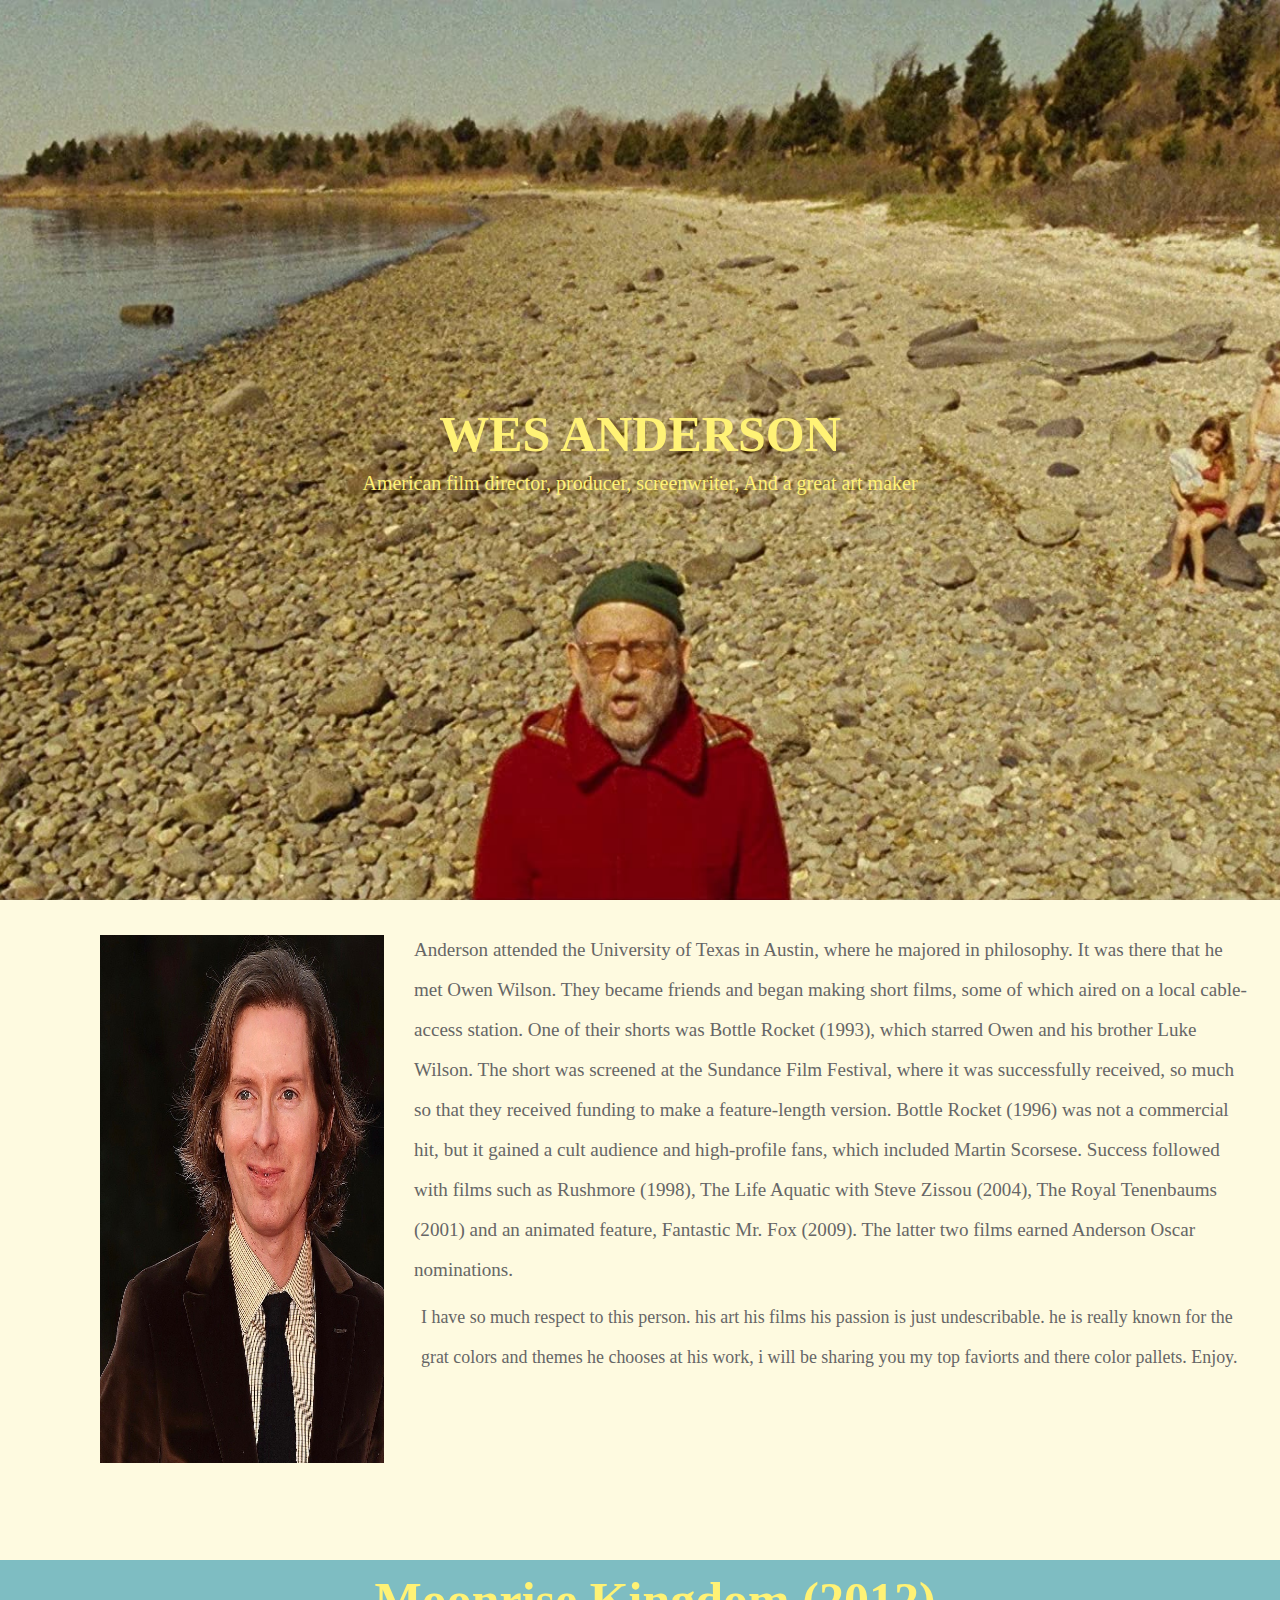
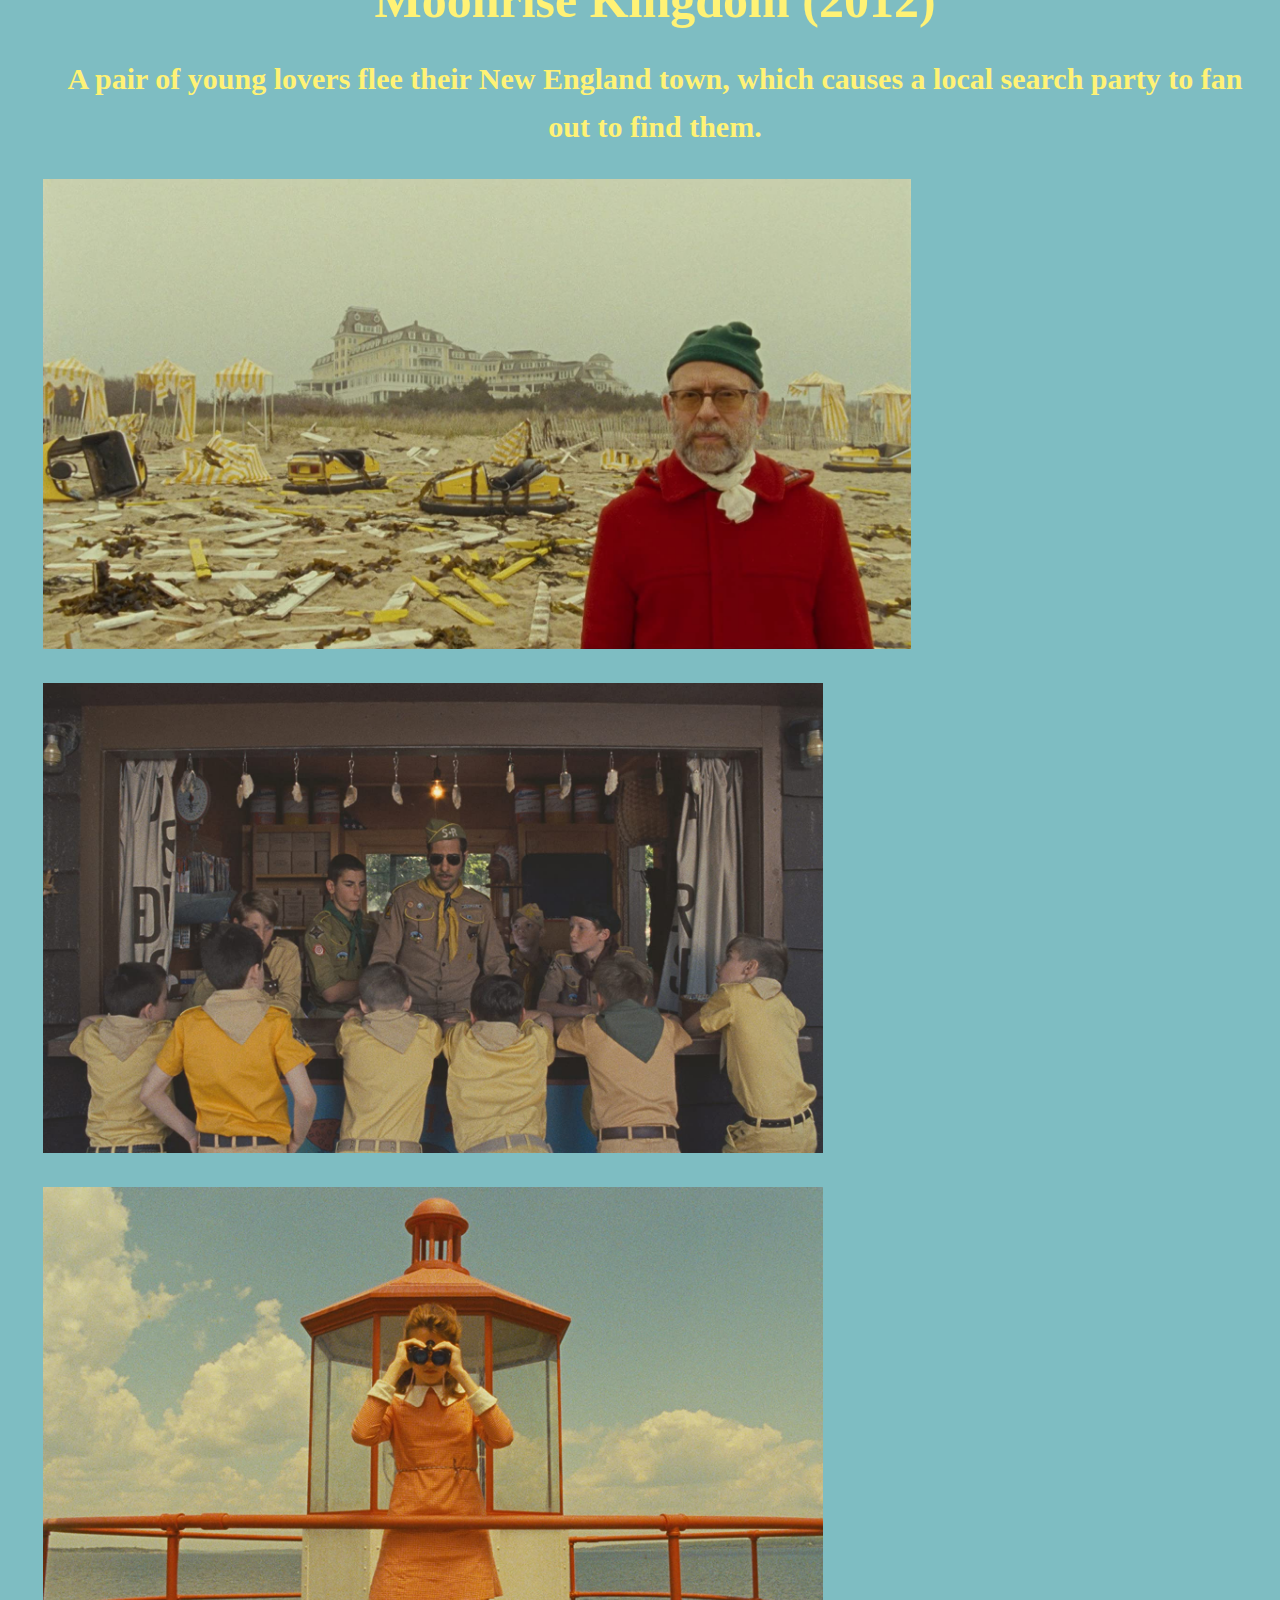
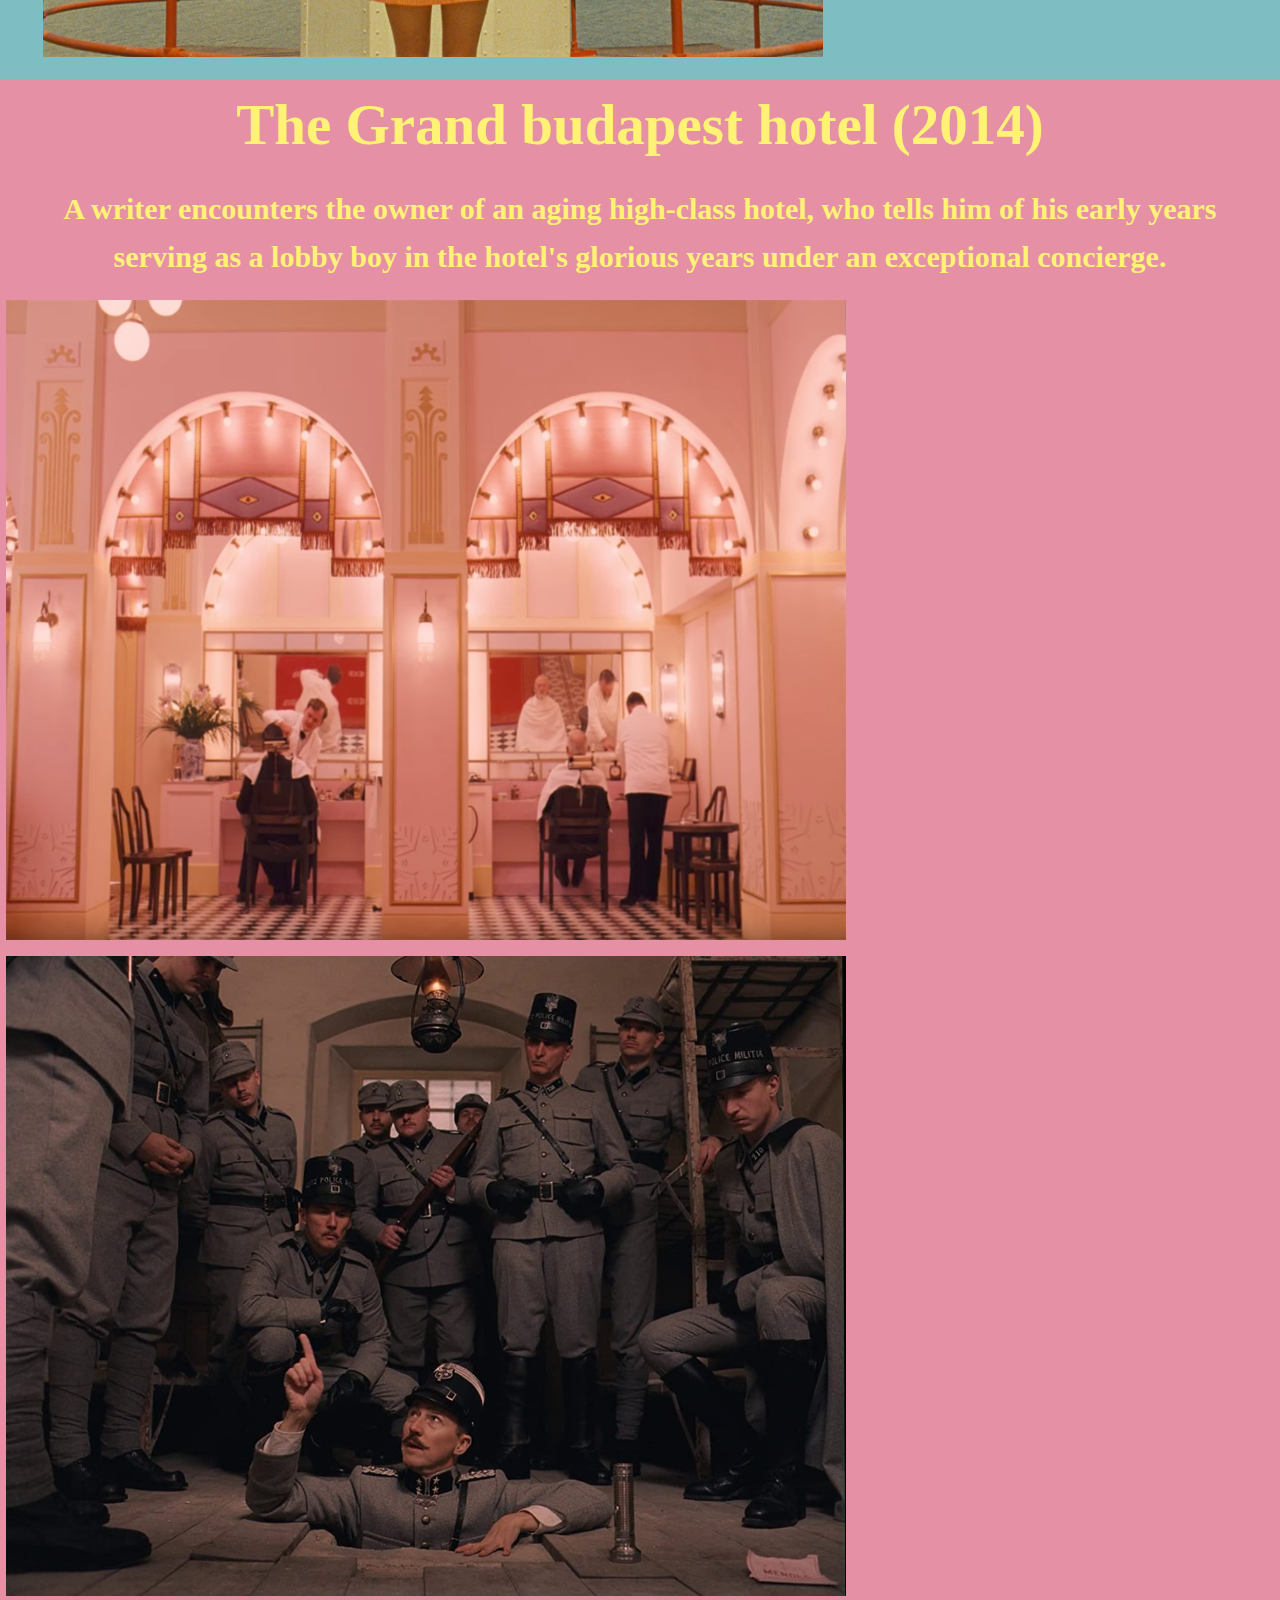
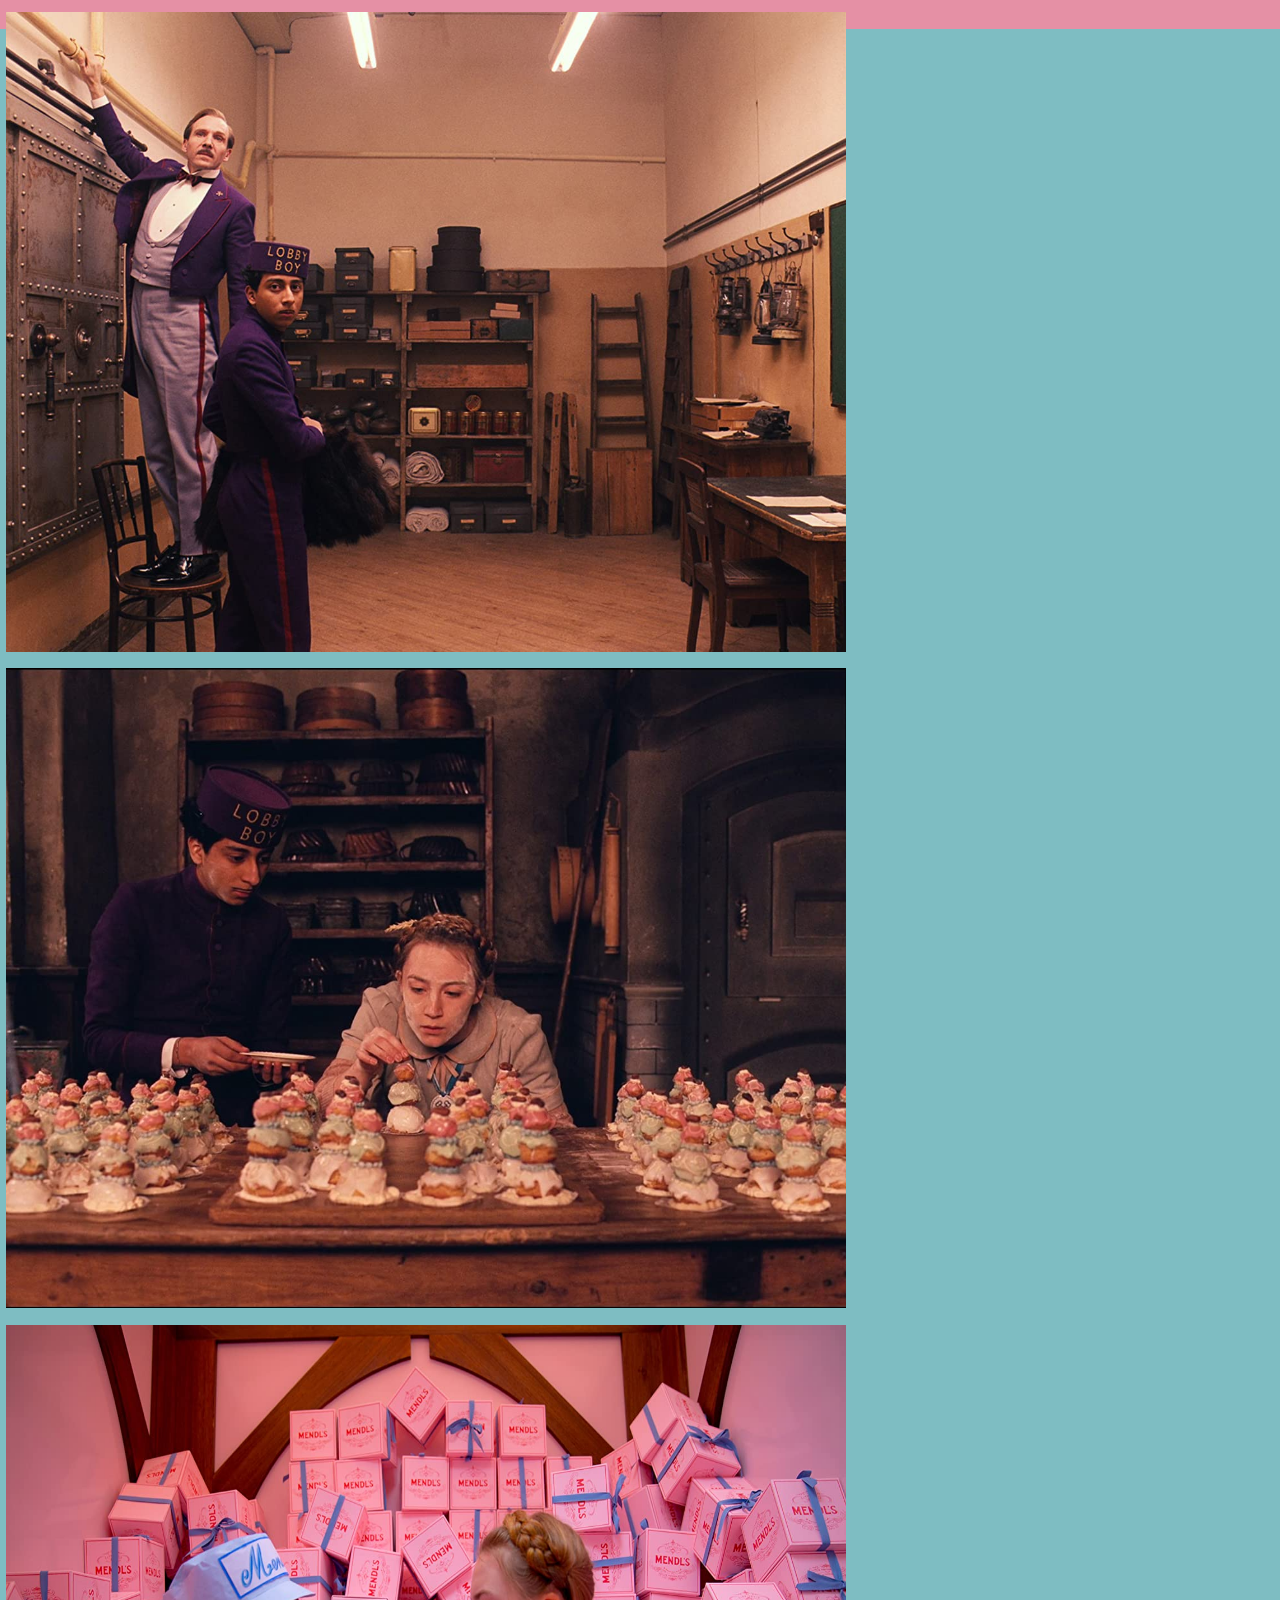
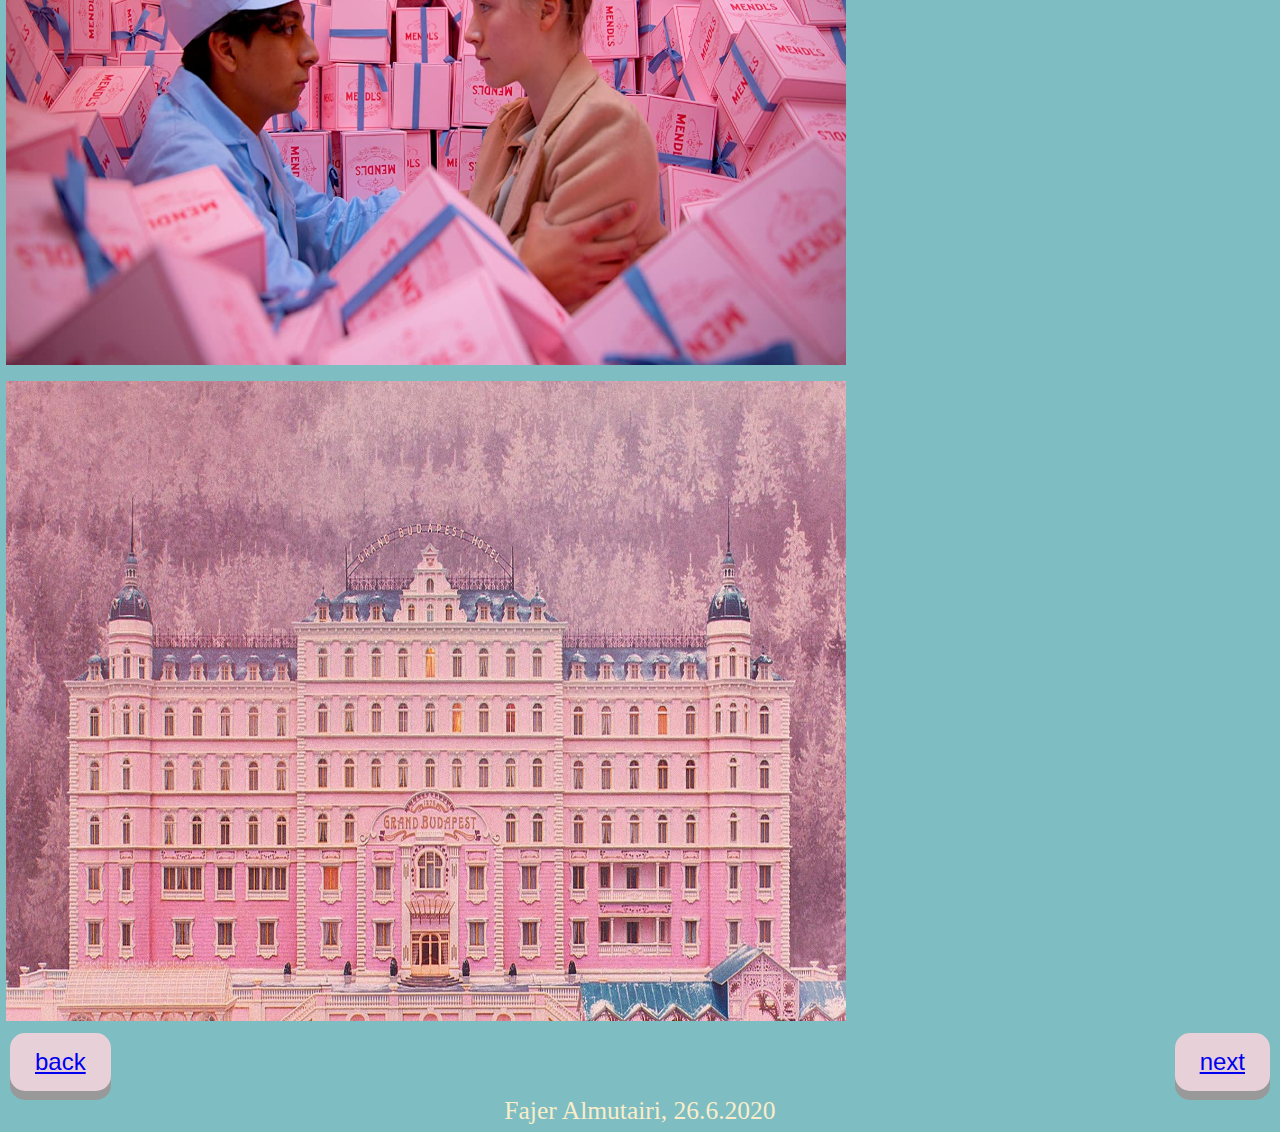
<file: index2.html>
<!DOCTYPE html>
<html lang="en">
<head>
    <meta charset="UTF-8">
    <meta name="viewport" content="width=device-width, initial-scale=1.0">
    <link rel="stylesheet" href=""> 
    <title> SHOWTIME-2</title>
    <link rel="stylesheet" href="style2.css"  href="https://cdnjs.cloudflare.com/ajax/libs/font-awesome/4.7.0/css/font-awesome.min.css"  >
</head>
<body>
  
  <div class="container">  

    <div class="showcase">
        <h1>WES ANDERSON  </h1>
        <p> American film director, producer, screenwriter, And a great art maker  </p>
    </div>
   <div class="container-1">
      <div class="box-1">
     <img src="./weshimself.jpg" class="himself" > 
     </div>
     <div class="bp1p1"> 
     <p>Anderson attended the University of Texas in Austin, where he majored in philosophy. It was there that he met Owen Wilson. They became friends and began making short films, some of which aired on a local cable-access station. One of their shorts was Bottle Rocket (1993), which starred Owen and his brother Luke Wilson. The short was screened at the Sundance Film Festival, where it was successfully received, so much so that they received funding to make a feature-length version. Bottle Rocket (1996) was not a commercial hit, but it gained a cult audience and high-profile fans, which included Martin Scorsese.

      Success followed with films such as Rushmore (1998), The Life Aquatic with Steve Zissou (2004), The Royal Tenenbaums (2001) and an animated feature, Fantastic Mr. Fox (2009). The latter two films earned Anderson Oscar nominations.
     </p>
     <p class="p2">  I have so much respect to this person. his art his films his passion is just undescribable. he is really known for the grat colors and themes he chooses at his work, i will be sharing you my top faviorts and there color pallets. Enjoy. </p>
     </div>
 </div>
  </div>
<div class="container-2"> 
  <h2> Moonrise Kingdom (2012) </h2>
  <h4>A pair of young lovers flee their New England town, which causes a local search party to fan out to find them.</h4>
  <div>
   <img src="./wesking2.jpg">
      <img src="./weskingdom2.jpg">
  <img src="./weskingdom.jpg">
</div>
</div>
<div class="container-3">
<h2>The Grand budapest hotel (2014) </h2>
<h4>A writer encounters the owner of an aging high-class hotel, who tells him of his early years serving as a lobby boy in the hotel's glorious years under an exceptional concierge. </h4>
<div>
<img src="./weshotel.jpg">
<img src="./weshotel10.jpg">
 <img src="./weshotel4.jpg">
<img src="./weshotel12.jpg">
<img src="./weshotel5.jpg">
<img src="./weshotel13.jpg">
</div>
</div>

  
 <button class="button button4"><a href="./index.html" target="_blank">back</a></button>
    <button class="button button42"> <a href="./index3.html" target="_blank">next</a></button> 
  <footer>Fajer Almutairi, 26.6.2020</footer> 


 

 

</body>
</html>
</file>
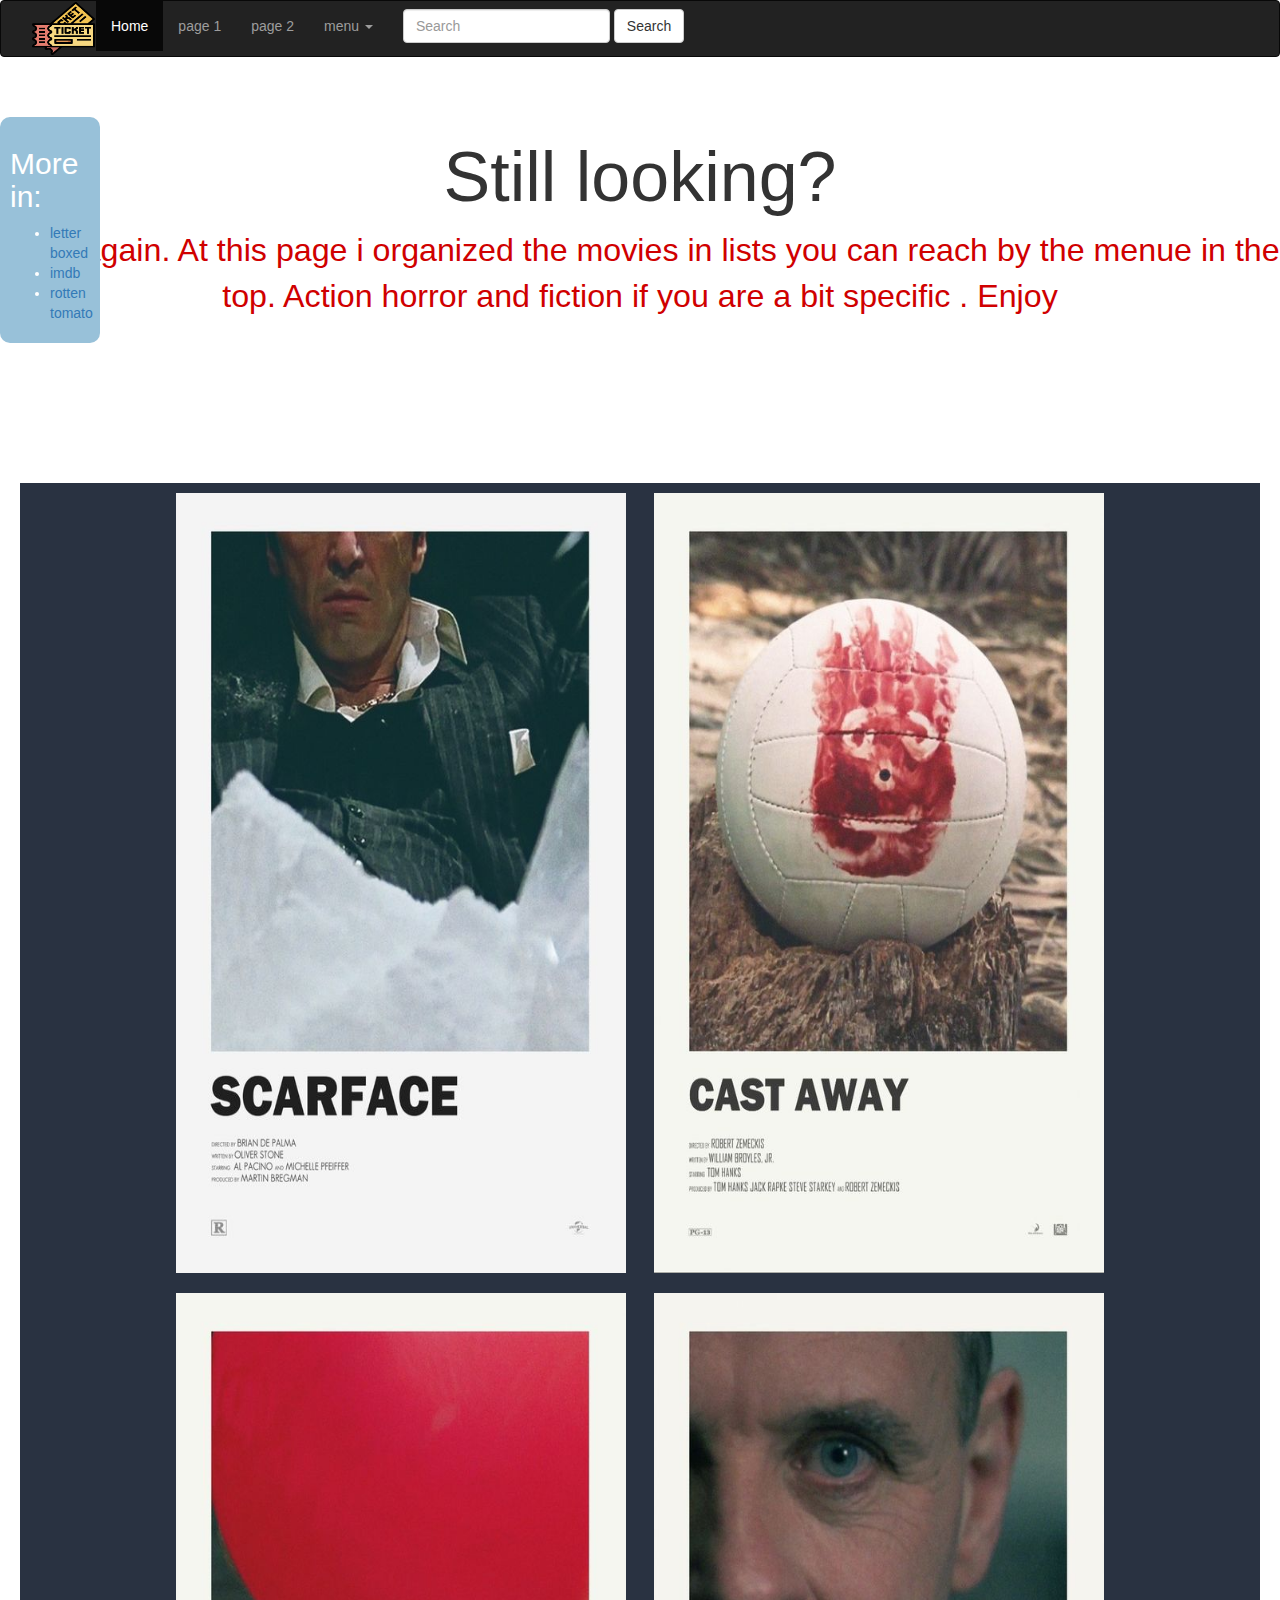
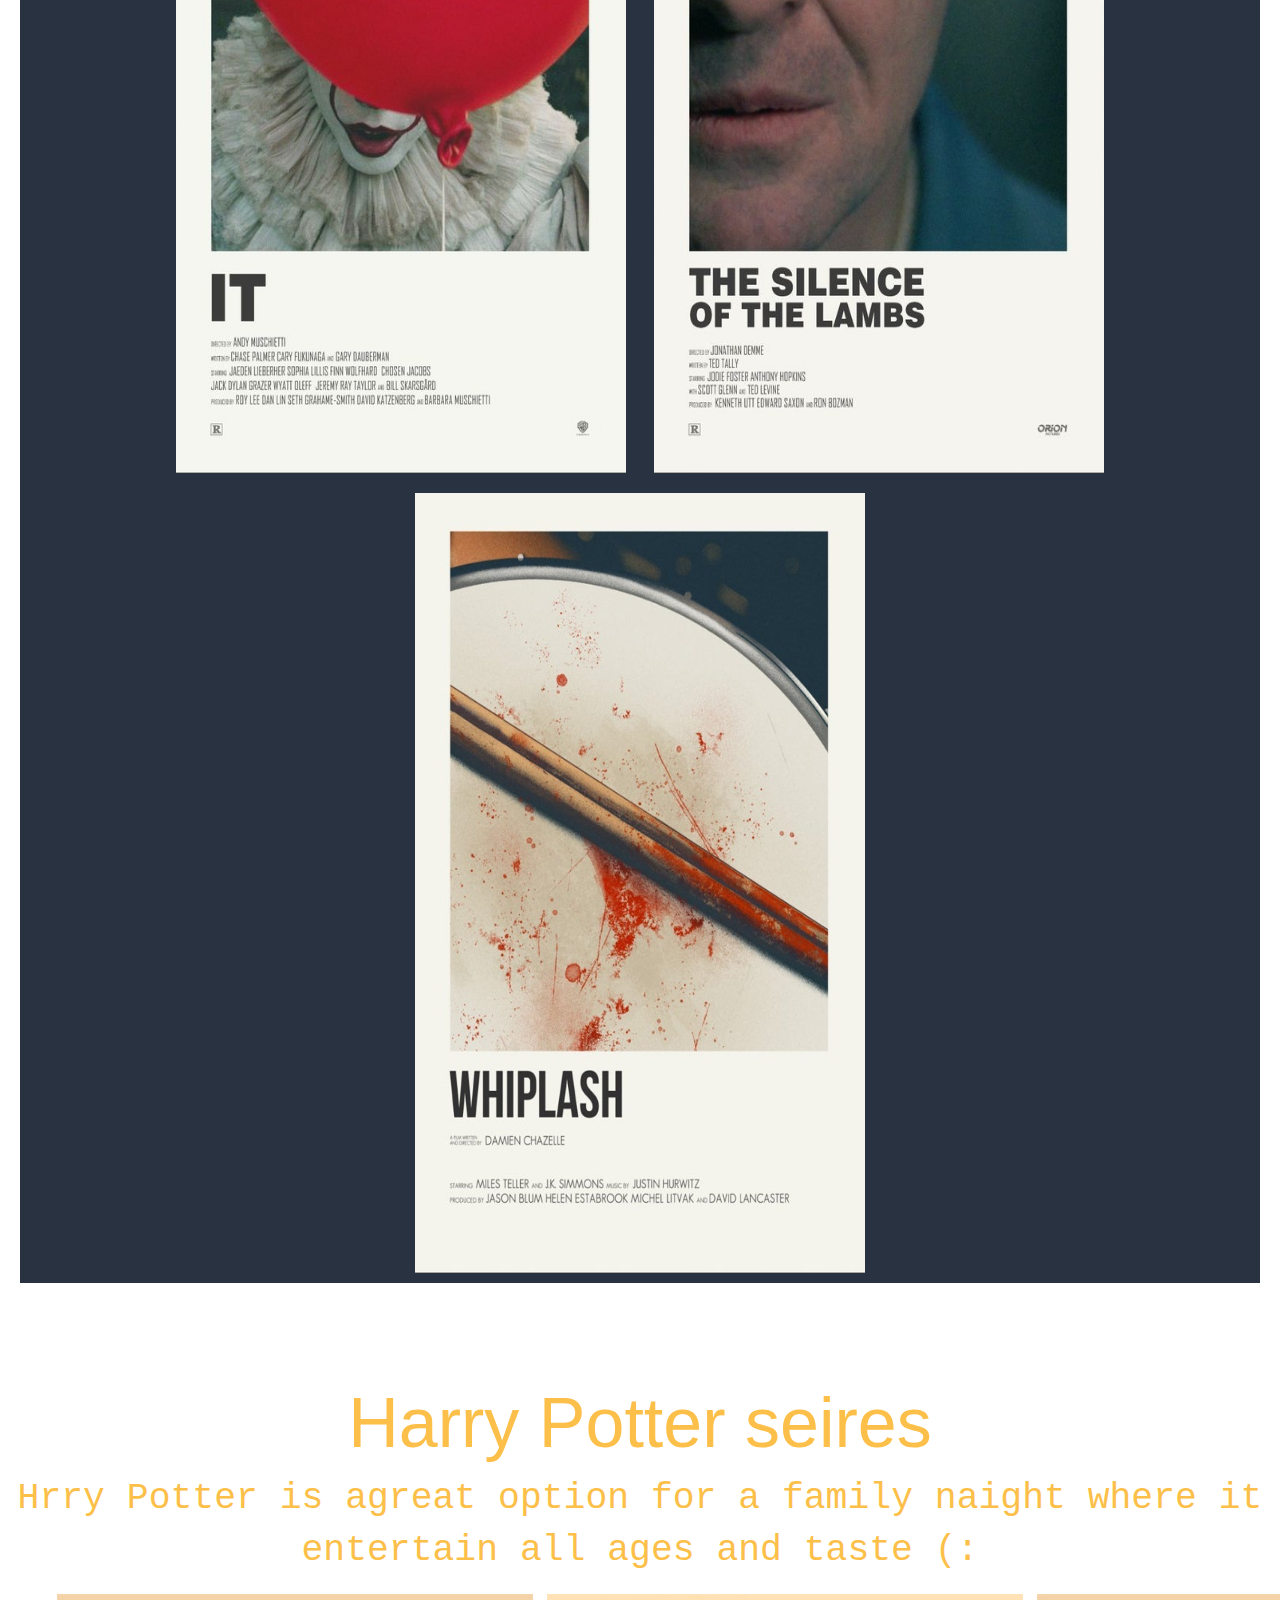
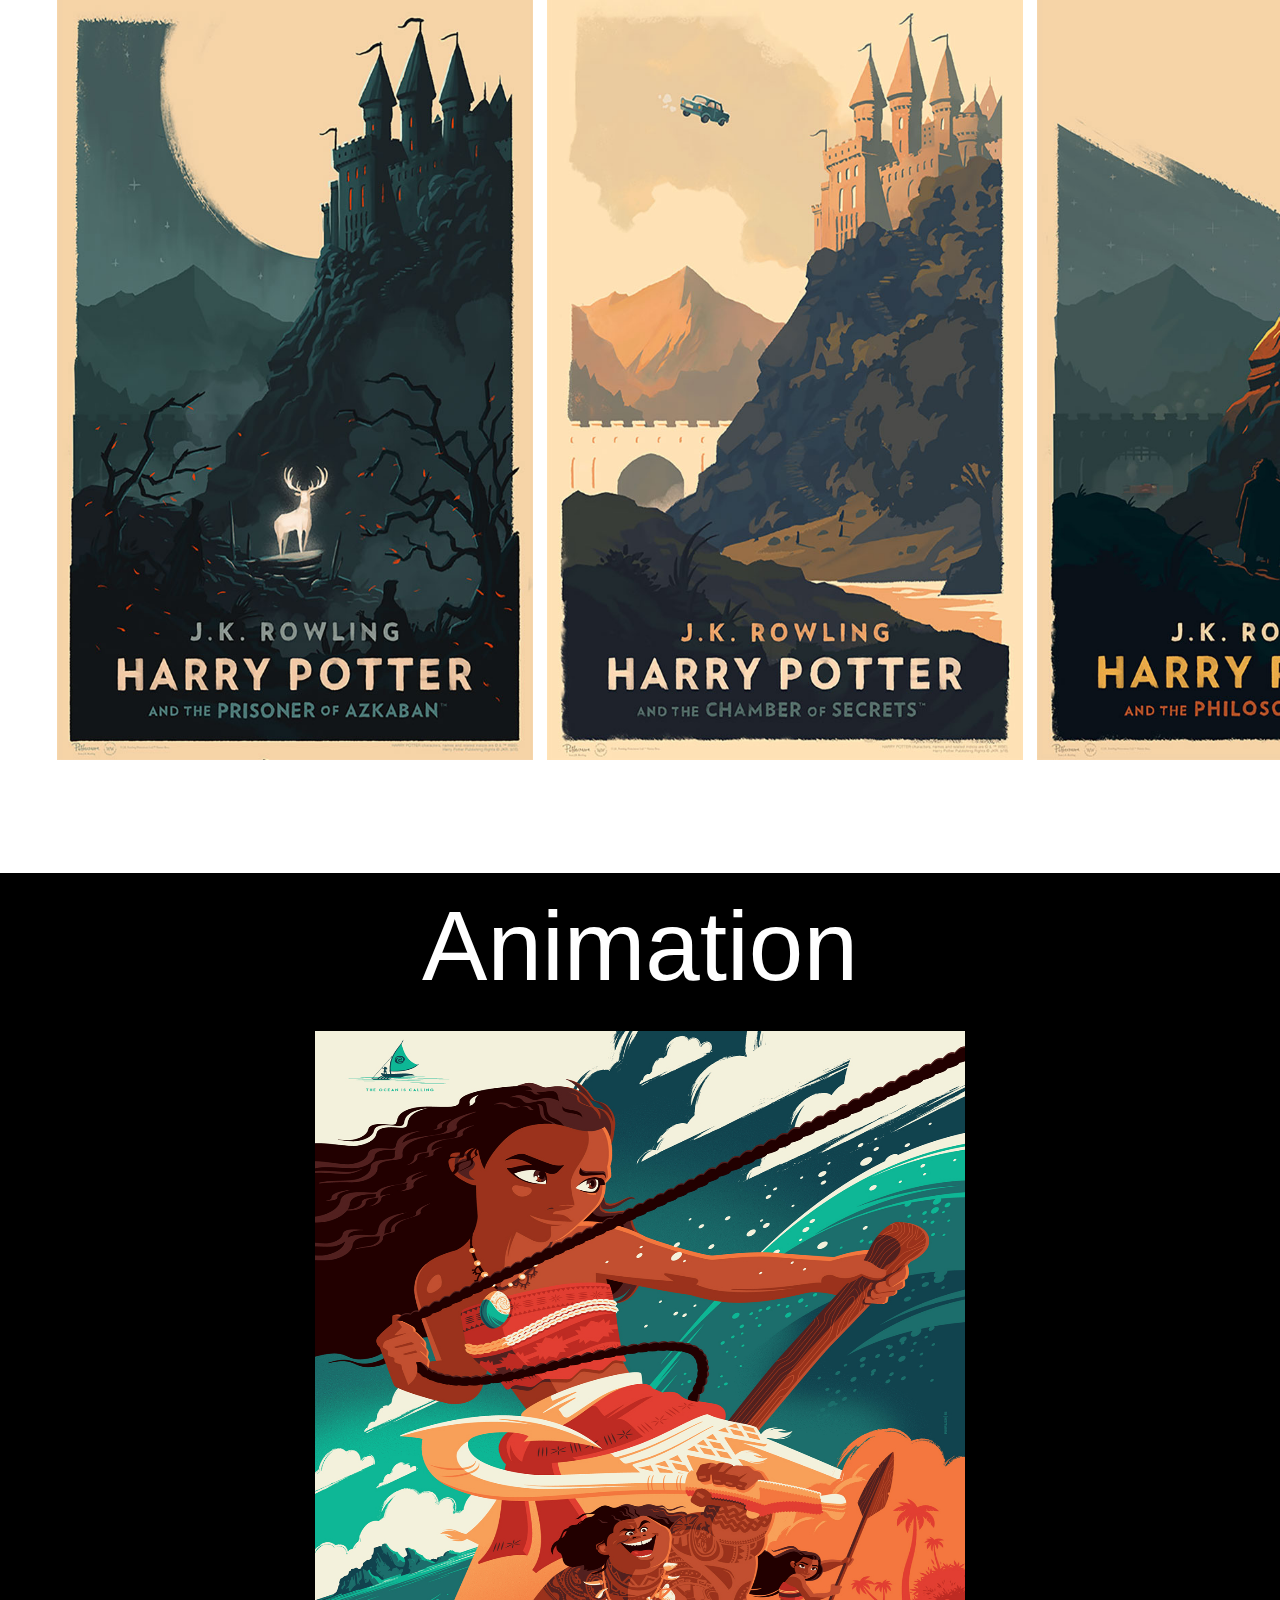
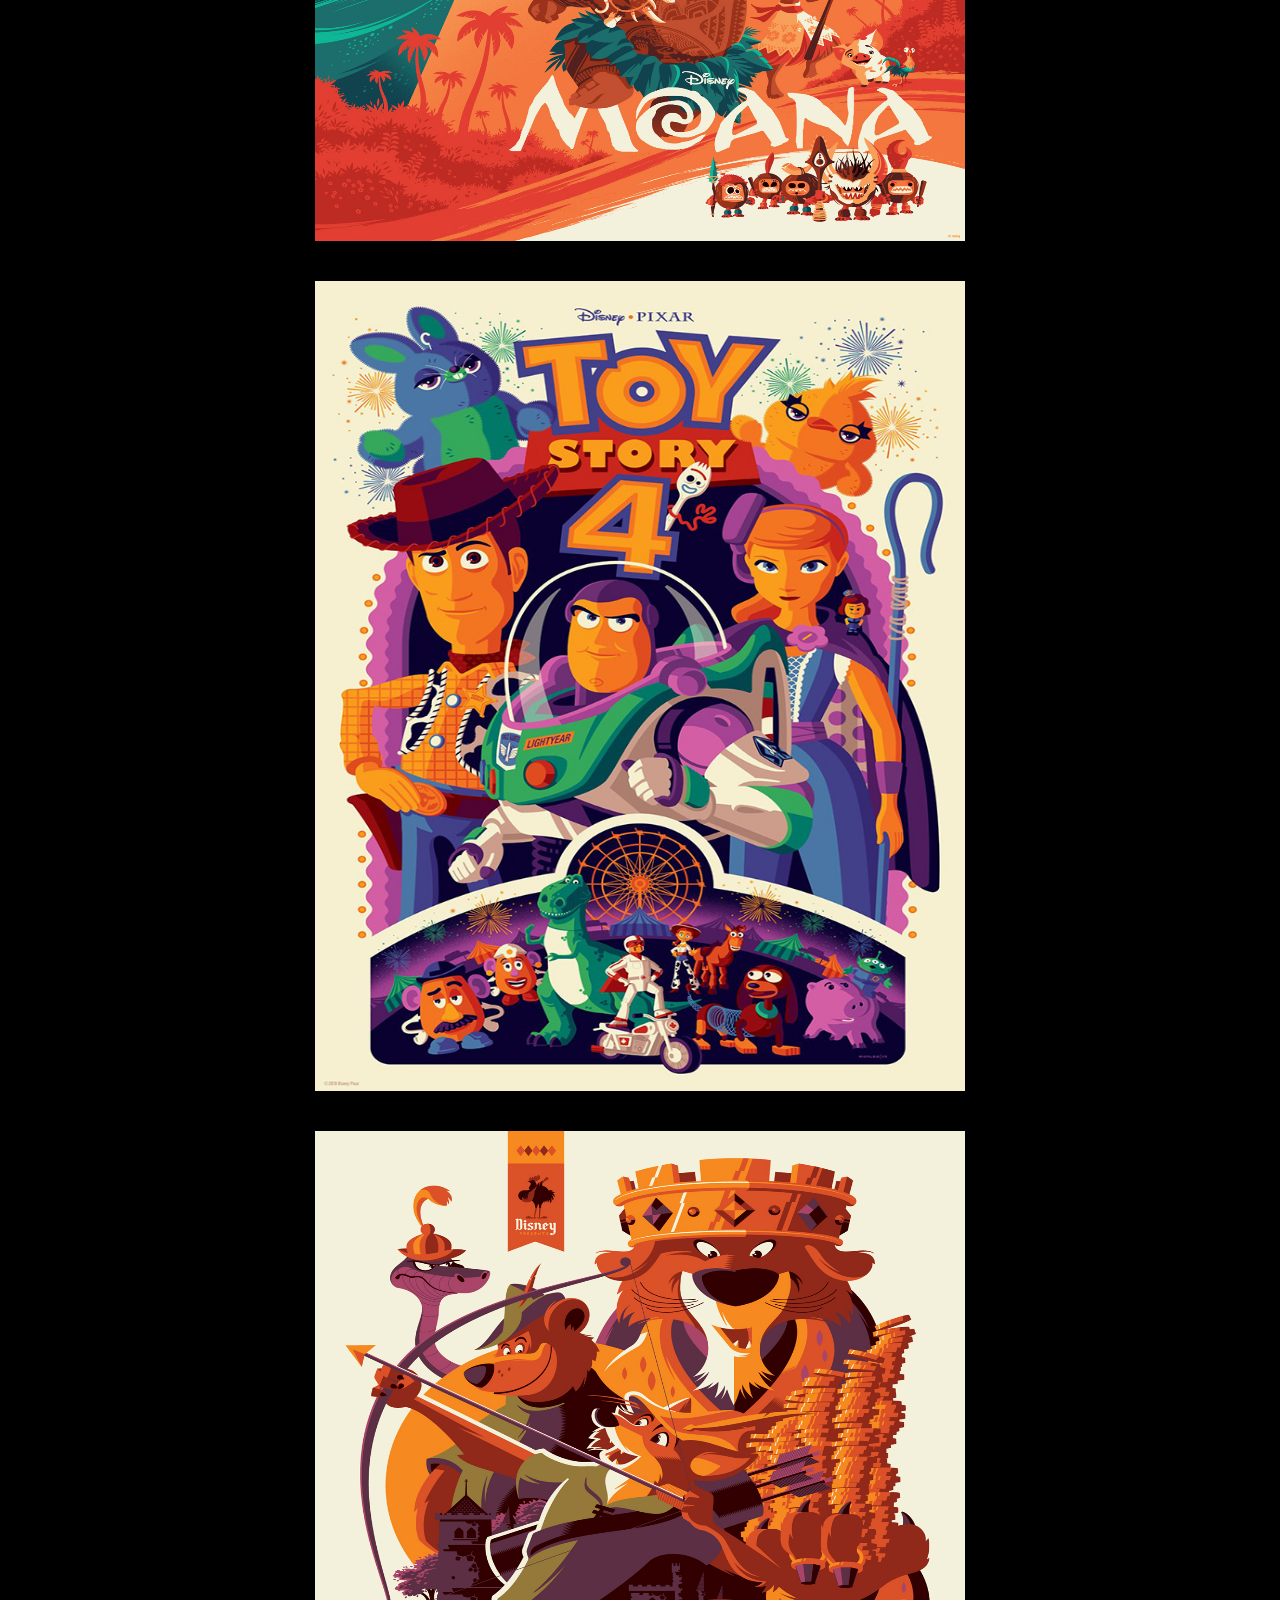
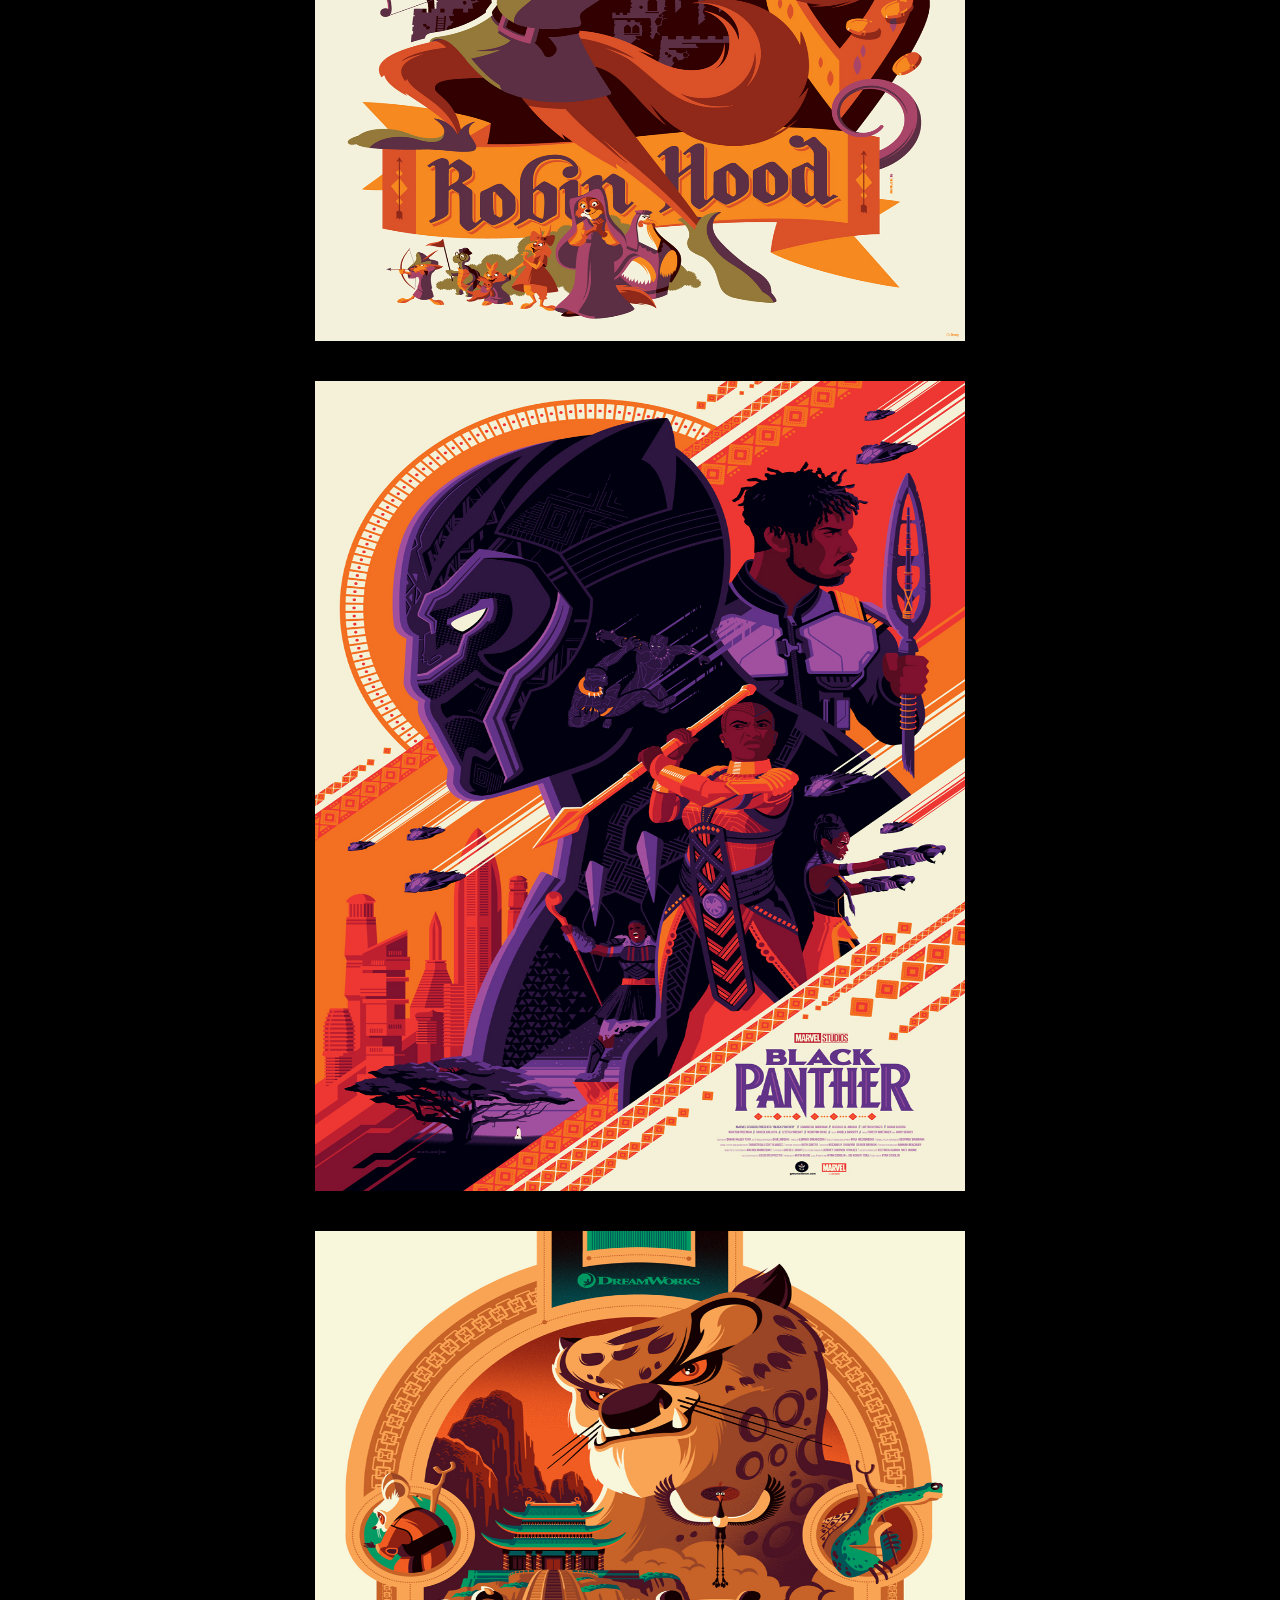
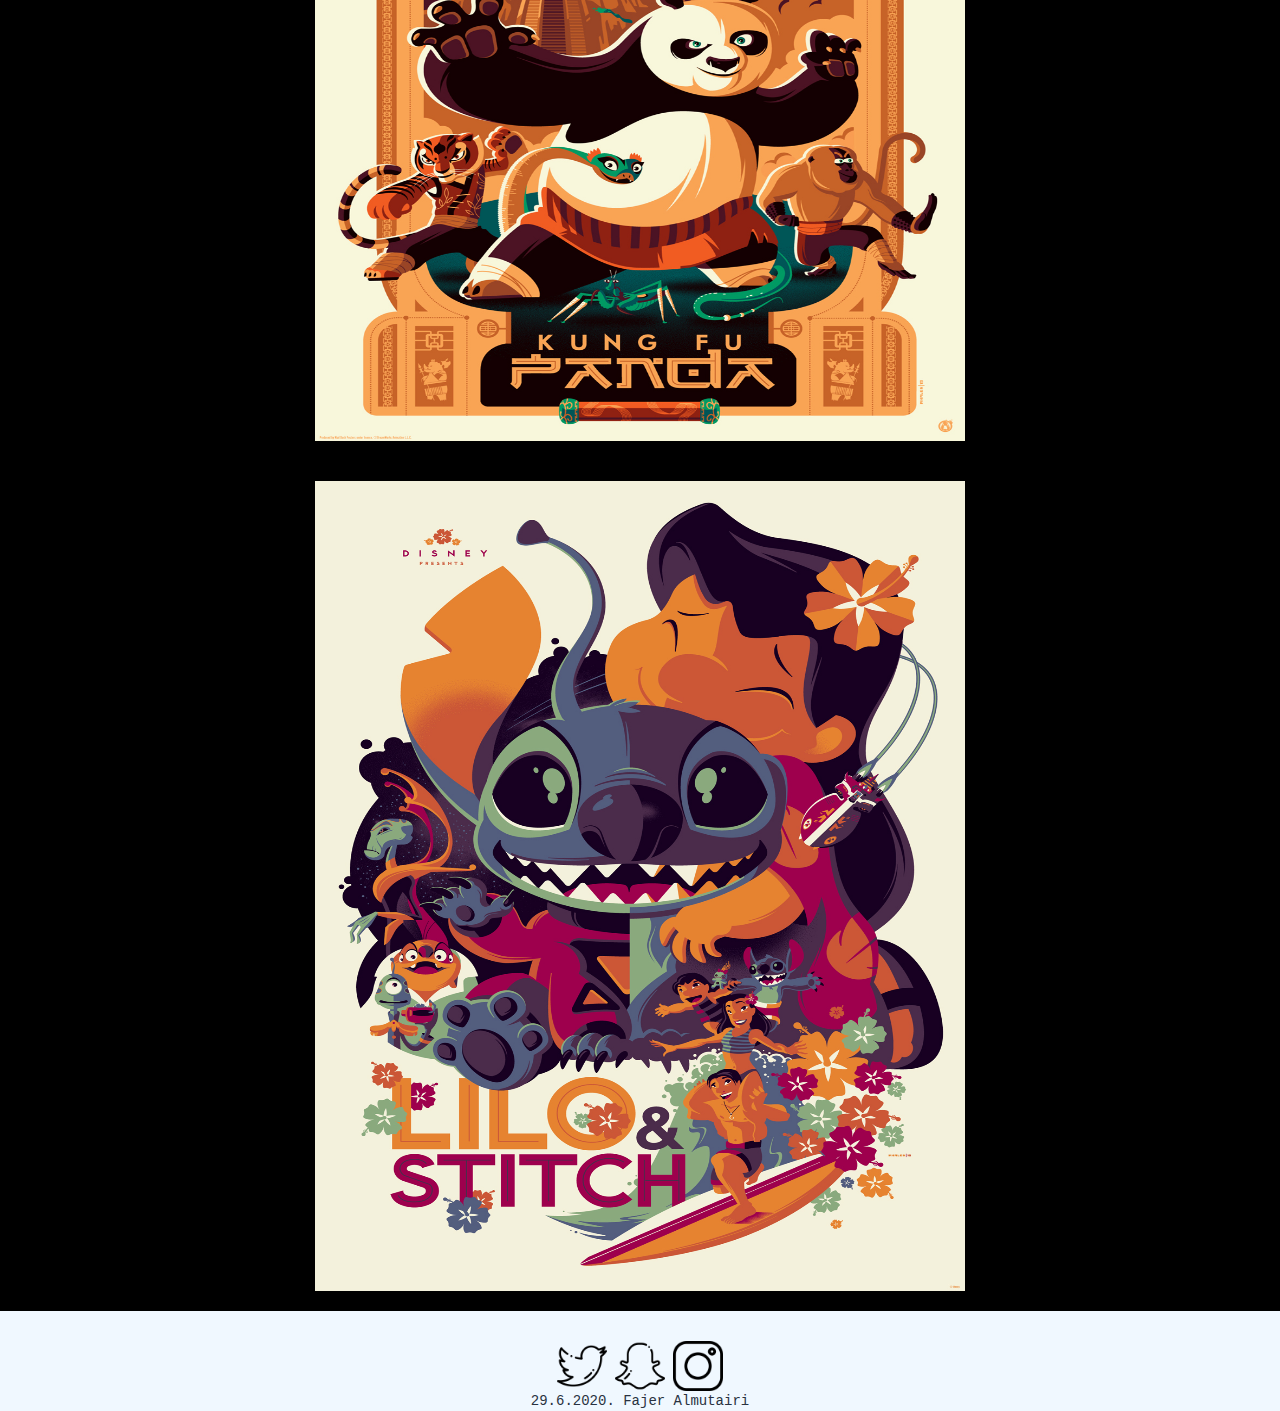
<file: index3.html>
<!DOCTYPE html>
<html lang="en">
<head>
    <meta charset="UTF-8">
    <meta name="viewport" content="width=device-width, initial-scale=1.0">
    <title>showtim3</title>
    <link rel="stylesheet" href="./style3.css"   >
    <link rel="stylesheet" href="https://maxcdn.bootstrapcdn.com/bootstrap/3.4.1/css/bootstrap.min.css">
    <script src="https://ajax.googleapis.com/ajax/libs/jquery/3.5.1/jquery.min.js"></script>
    <script src="https://maxcdn.bootstrapcdn.com/bootstrap/3.4.1/js/bootstrap.min.js"></script>

</head>
<body>

    <!-- nav bar -->
    <nav class="navbar navbar-inverse">
        <div class="container-fluid">
          <div class="navbar-header">
           <logo> <img src="ticket. icon.png"></logo>    
            <a class="navbar-brand" href="#"></a>
          </div>
         
          <ul class="nav navbar-nav">
            <li class="active"><a href="#">Home</a></li>
            <li><a href="#">page 1</a></li>
            <li><a href="#"> page 2</a></li>
            <li class="dropdown"><a class="dropdown-toggle" data-toggle="dropdown" href="#">menu <span class="caret"></span></a>
              <ul class="dropdown-menu">
                <li><a href="#hror">horror</a></li>
                <li><a href="#fiction">fiction</a></li>
                <li><a href="#animation"> animation</a></li>
              </ul>
            </li>
        
          </ul>
          </ul>
          <form class="navbar-form navbar-left" action="/action_page.php">
            <div class="form-group">
              <input type="text" class="form-control" placeholder="Search" name="search">
            </div>
            <button type="submit" class="btn btn-default" >Search</button>
          </form>
        </div>
      </nav>
<!-- sidebar -->
<div class="sidebar" >

  <h2>More in:</h2>
  <ul>
      <li><a href="https://letterboxd.com">letter
        boxed</a></li>
      <li><a href="https://www.imdb.com">imdb</a></li>
      <li><a href="https://www.rottentomatoes.com">rotten
        tomato</a></li>
  </ul>
</div>
<!-- header -->
<header class="text-pop-up-top"> Still looking? </header>
<p class="headerp"> Hello again. At this page i organized the movies in lists you can reach by the menue in the top. Action horror and fiction if you are a bit specific . Enjoy</p>
     <!-- هني لان النافبار يوهق سويت بوكس كبير حقهم كلهم عشان اقدر اتحكم بدون لا يعكرها  -->
<!-- flexbox -->
      <div class="container-1">
        <h2 id="hror">Horror movies </h2>
       
  <div class="container1-1" >
    <img src="./0114f5e89e62bf8d298c0403becd1c6d.jpg"> 
    <img src="./83f1f8429b535a5394f3e78c831fa400.jpg"> 
    <img src="./it.jpg">
   <img src="./705e3606d6431e7486213b2897d13b39.jpg">
    <img src="./whiplash.jpg">
  </div>
    <!-- container2 -->
  <div class="bg-pan-left" > 
    <header class="harryheader" id="fiction"> Harry Potter seires </header>
    <p class="harryp">
      Hrry Potter is agreat option for a family naight where it entertain all ages and taste (:
    </p>
    <div class="harry-potter">
<img src="./harry-potter-book-covers-illustration-olly-moss-1.jpg">
<img src="./harry-potter-book-covers-illustration-olly-moss-2.jpg">
<img src="./harry-potter-book-covers-illustration-olly-moss-3.jpg">
<img src="./harry-potter-book-covers-illustration-olly-moss-4.jpg">
<img src="./harry-potter-book-covers-illustration-olly-moss-6.jpg">
</div>
 
  </div>
<div class="container-3">
  <h2 id="animation"> Animation </h2>
  <div class="container-3-1">
  <img src="./moana1.jpg">
  <img src="./toy story.jpg">
   <img src="./robinhood.jpg">
  <img src="./black panther.jpg">
  <img src="./kung fu.jpg">
  <img src="./lilio.jpg">
  </div>
 </div> 
<div class="footer" >
<footer>
<div class="bounce-in-top">
<img src="./twitter.png">
<img src="./snapchat.png">
<img src="./instagram.png">
</div>
29.6.2020.
  Fajer Almutairi 
</footer> </div></div>
</body>
  
  
  

</html>
</file>
<file: style3.css>
/* navbar */
nav{
    background-color: blanchedalmond;  
} 
 nav img{
     height: 55px;
     width: 65px;
 }
 
 

  /* side bar */

  .sidebar{
    width: 100px;
    background-color: #98c1d9;
    color: white;
    position: fixed;
   border-radius: 10px;
   padding: 10px;
   margin-top:40px;
    -webkit-animation: shadow-pop-tr 0.3s cubic-bezier(0.470, 0.000, 0.745, 0.715) both;
            animation: shadow-pop-tr 0.3s cubic-bezier(0.470, 0.000, 0.745, 0.715) both;
  
  }

 @-webkit-keyframes shadow-pop-tr {
  0% {
    -webkit-box-shadow: 0 0 #3e3e3e, 0 0 #3e3e3e, 0 0 #3e3e3e, 0 0 #3e3e3e, 0 0 #3e3e3e, 0 0 #3e3e3e, 0 0 #3e3e3e, 0 0 #3e3e3e;
            box-shadow: 0 0 #3e3e3e, 0 0 #3e3e3e, 0 0 #3e3e3e, 0 0 #3e3e3e, 0 0 #3e3e3e, 0 0 #3e3e3e, 0 0 #3e3e3e, 0 0 #3e3e3e;
    -webkit-transform: translateX(0) translateY(0);
            transform: translateX(0) translateY(0);
  }
  100% {
    -webkit-box-shadow: 1px -1px #3e3e3e, 2px -2px #3e3e3e, 3px -3px #3e3e3e, 4px -4px #3e3e3e, 5px -5px #3e3e3e, 6px -6px #3e3e3e, 7px -7px #3e3e3e, 8px -8px #3e3e3e;
            box-shadow: 1px -1px #3e3e3e, 2px -2px #3e3e3e, 3px -3px #3e3e3e, 4px -4px #3e3e3e, 5px -5px #3e3e3e, 6px -6px #3e3e3e, 7px -7px #3e3e3e, 8px -8px #3e3e3e;
    -webkit-transform: translateX(-8px) translateY(8px);
            transform: translateX(-8px) translateY(8px);
  }
}
@keyframes shadow-pop-tr {
  0% {
    -webkit-box-shadow: 0 0 #3e3e3e, 0 0 #3e3e3e, 0 0 #3e3e3e, 0 0 #3e3e3e, 0 0 #3e3e3e, 0 0 #3e3e3e, 0 0 #3e3e3e, 0 0 #3e3e3e;
            box-shadow: 0 0 #3e3e3e, 0 0 #3e3e3e, 0 0 #3e3e3e, 0 0 #3e3e3e, 0 0 #3e3e3e, 0 0 #3e3e3e, 0 0 #3e3e3e, 0 0 #3e3e3e;
    -webkit-transform: translateX(0) translateY(0);
            transform: translateX(0) translateY(0);
  }
  100% {
    -webkit-box-shadow: 1px -1px #3e3e3e, 2px -2px #3e3e3e, 3px -3px #3e3e3e, 4px -4px #3e3e3e, 5px -5px #3e3e3e, 6px -6px #3e3e3e, 7px -7px #3e3e3e, 8px -8px #3e3e3e;
            box-shadow: 1px -1px #3e3e3e, 2px -2px #3e3e3e, 3px -3px #3e3e3e, 4px -4px #3e3e3e, 5px -5px #3e3e3e, 6px -6px #3e3e3e, 7px -7px #3e3e3e, 8px -8px #3e3e3e;
    -webkit-transform: translateX(-8px) translateY(8px);
            transform: translateX(-8px) translateY(8px);
  }
}
/* header */
.headerp{
font-size: 2.3em;
color: #d00000;
text-align: center;
height: 80px;
}
header{
  margin-top: 70px;
  text-align: center;
  font-size: 70px;
}

.text-pop-up-top {
	-webkit-animation: text-pop-up-top 0.5s cubic-bezier(0.250, 0.460, 0.450, 0.940) both;
  animation: text-pop-up-top 0.5s cubic-bezier(0.250, 0.460, 0.450, 0.940) both;
}

@-webkit-keyframes text-pop-up-top {
  0% {
    -webkit-transform: translateY(0);
            transform: translateY(0);
    -webkit-transform-origin: 50% 50%;
            transform-origin: 50% 50%;
    text-shadow: none;
  }
  100% {
    -webkit-transform: translateY(-50px);
            transform: translateY(-50px);
    -webkit-transform-origin: 50% 50%;
            transform-origin: 50% 50%;
    text-shadow: 0 1px 0 #cccccc, 0 2px 0 #cccccc, 0 3px 0 #cccccc, 0 4px 0 #cccccc, 0 5px 0 #cccccc, 0 6px 0 #cccccc, 0 7px 0 #cccccc, 0 8px 0 #cccccc, 0 9px 0 #cccccc, 0 50px 30px rgba(0, 0, 0, 0.3);
  }
}
@keyframes text-pop-up-top {
  0% {
    -webkit-transform: translateY(0);
            transform: translateY(0);
    -webkit-transform-origin: 50% 50%;
            transform-origin: 50% 50%;
    text-shadow: none;
  }
  100% {
    -webkit-transform: translateY(-50px);
            transform: translateY(-50px);
    -webkit-transform-origin: 50% 50%;
            transform-origin: 50% 50%;
    text-shadow: 0 1px 0 #cccccc, 0 2px 0 #cccccc, 0 3px 0 #cccccc, 0 4px 0 #cccccc, 0 5px 0 #cccccc, 0 6px 0 #cccccc, 0 7px 0 #cccccc, 0 8px 0 #cccccc, 0 9px 0 #cccccc, 0 50px 30px rgba(0, 0, 0, 0.3);
  }
}

.container-1{
  justify-content: center;
  text-align: center;
  height: 1300px;
  font-family: monospace;
  color: white;
margin-top: 80px;
}
.container1-1 {
  align-items: center;
  margin: 20px;
background-color:#293241; 
display: inline-block;
}

.container1-1 img{
   padding: 10px;
    height: 800px;
    width: 470px;
}
.container1-1 {
	-webkit-animation: container1-1 0.7s cubic-bezier(0.250, 0.460, 0.450, 0.940) both;
	        animation:container1-1  0.7s cubic-bezier(0.250, 0.460, 0.450, 0.940) both;
}

 @-webkit-keyframes container1-1 {
  0% {
    -webkit-transform: translateZ(0) translateY(0);
            transform: translateZ(0) translateY(0);
    -webkit-box-shadow: 0 0 0 0 rgba(0, 0, 0, 0);
            box-shadow: 0 0 0 0 rgba(0, 0, 0, 0);
  }
  100% {
    -webkit-transform: translateZ(50px) translateY(-12px);
            transform: translateZ(50px) translateY(-12px);
    -webkit-box-shadow: 0 12px 20px -12px rgba(0, 0, 0, 0.55);
            box-shadow: 0 12px 20px -12px rgba(0, 0, 0, 0.55);
  }
}
@keyframes container1-1 {
  0% {
    -webkit-transform: translateZ(0) translateY(0);
            transform: translateZ(0) translateY(0);
    -webkit-box-shadow: 0 0 0 0 rgba(0, 0, 0, 0);
            box-shadow: 0 0 0 0 rgba(0, 0, 0, 0);
  }
  100% {
    -webkit-transform: translateZ(50px) translateY(-12px);
            transform: translateZ(50px) translateY(-12px);
    -webkit-box-shadow: 0 12px 20px -12px rgba(0, 0, 0, 0.55);
            box-shadow: 0 12px 20px -12px rgba(0, 0, 0, 0.55);
  }
}
.container-1 h2{
  font-size: 60px;
}
.bg-pan-left {width: 100%;
   justify-content: center;
  height: 1100px;
	-webkit-animation: bg-pan-left 8s both;
      animation: bg-pan-left 8s both;
     animation-iteration-count: infinite; 
          
}

 @-webkit-keyframes bg-pan-left {
  0% {
    background-position: 100% 50%;
    background-color: #9d0208;
  }
  25% {
    background-position: 100% 50%;
    background-color: #e85d04;
  }
  50% {
    background-position: 100% 50%;
    background-color: #d00000;
  }
  100% {
    background-position: 0% 50%;
    background-color:#9d0208;
  }
}
@keyframes bg-pan-left {
  0% {
    background-position: 100% 50%;
    background-color: #9d0208;
  }
  25% {
    background-position: 100% 50%;
    background-color: #e85d04;
  }
  50% {
    background-position: 100% 50%;
    background-color: #d00000;
  }
  100% {
    background-position: 0% 50%;
    background-color:#9d0208;
  }
}
/*  حاولت شكثر اخليه هالكاونتر ريسبونسف نفس الباقي بس أعتقد بسبب الخاصية السابقة تعقد علي وما قدرت الحق اسويه او افهمه اكثر، أعتذر و مرات بعد يصغر الصور سووا ريفرش و يضبط */
.harry-potter{
  margin-left: 1100px;
justify-content: center;
  height: 800px;
  width: 350px;
display: flex;
}

.harry-potter img{
  height: 780px;
  width: 490px;
  padding: 7px;

}
.harryheader{
  font-family: 'Segoe UI', Tahoma, Geneva, Verdana, sans-serif;
color:#fcbf49;
font-size: 5em;
}
.harryp{ color: #fcbf49;
font-size: 2.6em;
}


.container-3{
width: 100%;
  display: inline-block;
  justify-content: center;
  background-color:black ;
  
}
.container-3 h2{
  font-family: 'Segoe UI', Tahoma, Geneva, Verdana, sans-serif;
  font-size: 7em;
}
.container-3-1 img{
  padding: 20px;
height:850px;
width: 690px;
}
img:hover {
  box-shadow: 0 12px 16px 0 rgba(189, 186, 186, 0.24),0 17px 50px 0 rgba(185, 184, 184, 0.19);
}
.bounce-in-top img{
  margin-top: 20px;
  margin-left: 500;
  height: 50px;
  width: 50px;
}

.bounce-in-top {
	-webkit-animation: bounce-in-top 1.1s both;
	        animation: bounce-in-top 1.1s both;
}

 @-webkit-keyframes bounce-in-top {
  0% {
    -webkit-transform: translateY(-500px);
            transform: translateY(-500px);
    -webkit-animation-timing-function: ease-in;
            animation-timing-function: ease-in;
    opacity: 0;
  }
  38% {
    -webkit-transform: translateY(0);
            transform: translateY(0);
    -webkit-animation-timing-function: ease-out;
            animation-timing-function: ease-out;
    opacity: 1;
  }
  55% {
    -webkit-transform: translateY(-65px);
            transform: translateY(-65px);
    -webkit-animation-timing-function: ease-in;
            animation-timing-function: ease-in;
  }
  72% {
    -webkit-transform: translateY(0);
            transform: translateY(0);
    -webkit-animation-timing-function: ease-out;
            animation-timing-function: ease-out;
  }
  81% {
    -webkit-transform: translateY(-28px);
            transform: translateY(-28px);
    -webkit-animation-timing-function: ease-in;
            animation-timing-function: ease-in;
  }
  90% {
    -webkit-transform: translateY(0);
            transform: translateY(0);
    -webkit-animation-timing-function: ease-out;
            animation-timing-function: ease-out;
  }
  95% {
    -webkit-transform: translateY(-8px);
            transform: translateY(-8px);
    -webkit-animation-timing-function: ease-in;
            animation-timing-function: ease-in;
  }
  100% {
    -webkit-transform: translateY(0);
            transform: translateY(0);
    -webkit-animation-timing-function: ease-out;
            animation-timing-function: ease-out;
  }
}
@keyframes bounce-in-top {
  0% {
    -webkit-transform: translateY(-500px);
            transform: translateY(-500px);
    -webkit-animation-timing-function: ease-in;
            animation-timing-function: ease-in;
    opacity: 0;
  }
  38% {
    -webkit-transform: translateY(0);
            transform: translateY(0);
    -webkit-animation-timing-function: ease-out;
            animation-timing-function: ease-out;
    opacity: 1;
  }
  55% {
    -webkit-transform: translateY(-65px);
            transform: translateY(-65px);
    -webkit-animation-timing-function: ease-in;
            animation-timing-function: ease-in;
  }
  72% {
    -webkit-transform: translateY(0);
            transform: translateY(0);
    -webkit-animation-timing-function: ease-out;
            animation-timing-function: ease-out;
  }
  81% {
    -webkit-transform: translateY(-28px);
            transform: translateY(-28px);
    -webkit-animation-timing-function: ease-in;
            animation-timing-function: ease-in;
  }
  90% {
    -webkit-transform: translateY(0);
            transform: translateY(0);
    -webkit-animation-timing-function: ease-out;
            animation-timing-function: ease-out;
  }
  95% {
    -webkit-transform: translateY(-8px);
            transform: translateY(-8px);
    -webkit-animation-timing-function: ease-in;
            animation-timing-function: ease-in;
  }
  100% {
    -webkit-transform: translateY(0);
            transform: translateY(0);
    -webkit-animation-timing-function: ease-out;
            animation-timing-function: ease-out;
  }
}
.footer{
  display: block;
  padding: 10px;
  color: #293241;
height: 100px;
background-color: aliceblue;
}
</file>
